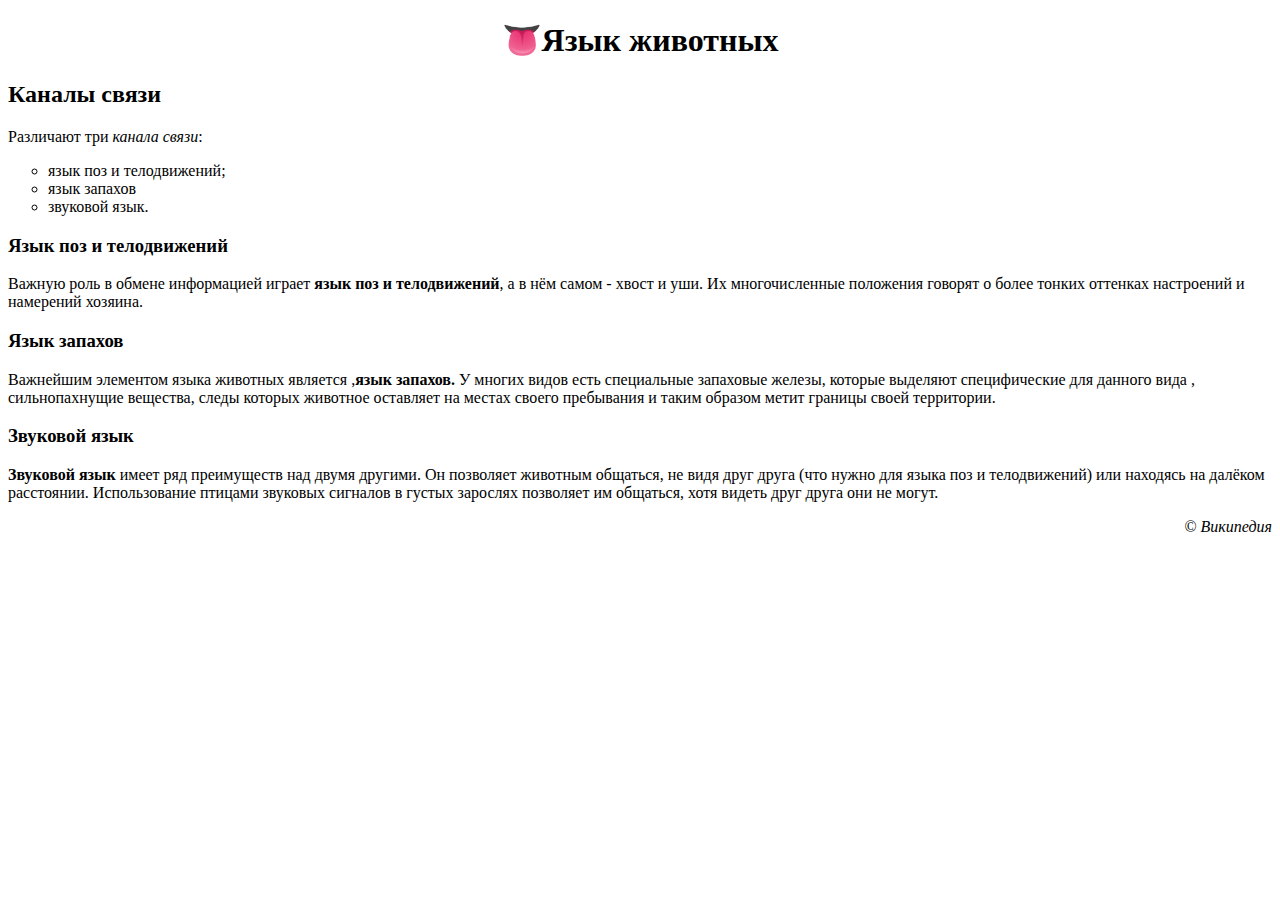
<file: dz2/марчук/index.html>
<!DOCTYPE html>
<html lang="en">
<head>
    <meta charset="UTF-8">
    <meta name="viewport" content="width=device-width, initial-scale=1.0">
    <title>tuz</title>
</head>
<body>
<h1 align="center">👅Язык животных</h1>   
<h2>Каналы связи</h2>
<p>Различают три <em>канала связи</em>:</p>
<ul type="circle">
    <li>язык поз и телодвижений;</li>
    <li>язык запахов</li>
    <li>звуковой язык.</li>
</ul>
<h3>Язык поз и телодвижений</h3>
<p>Важную роль в обмене информацией играет <b>язык поз и телодвижений</b>, а в нём самом - хвост и уши. 
Их многочисленные положения говорят о более тонких оттенках настроений и <br>намерений хозяина.</p>
<h3>Язык запахов</h3>
<p>Важнейшим элементом языка животных является ,<b>язык запахов.</b> У многих видов есть специальные запаховые железы,
     которые выделяют специфические для данного вида ,<br>сильнопахнущие вещества, следы которых животное оставляет 
     на местах своего пребывания и таким образом метит границы своей территории.</p>
<h3>Звуковой язык</h3>
<p><b>Звуковой язык</b> имеет ряд преимуществ над двумя другими. Он позволяет животным общаться, не видя друг друга (что нужно для языка поз и телодвижений)
     или находясь на далёком <br>расстоянии. 
    Использование птицами звуковых сигналов в густых зарослях позволяет им общаться, хотя видеть друг друга они не могут.</p>
    <p align="right"><em>&#169; Википедия</em></p>
</body>
</html>
</file>
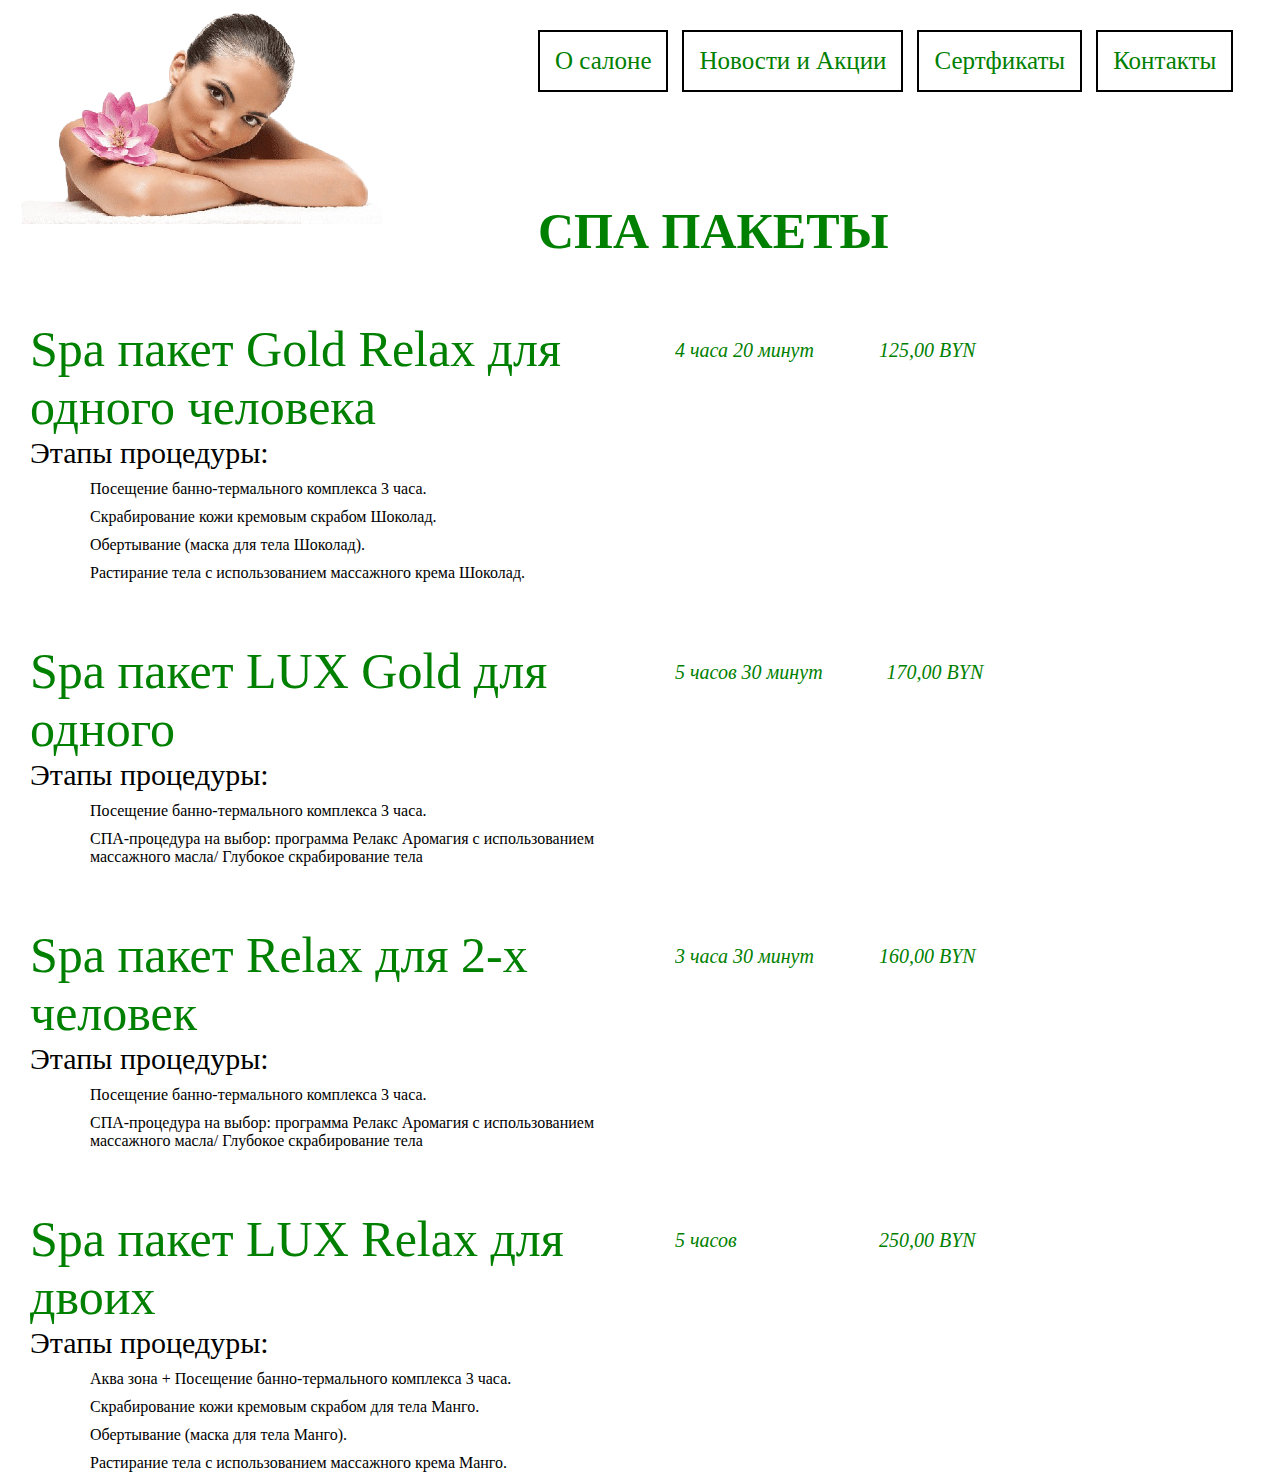
<file: spa.html>
<!DOCTYPE html>
<html lang="en">
<head>
  <meta charset="UTF-8">
  <meta name="viewport" content="width=device-width, initial-scale=1.0">
  <title>Спа пакеты</title>
  <style>
    body, ul, p, h1, h2{
        margin: 0;
        padding: 0;
        border: 0;
        font-size: 100%;
        font: inherit;
        vertical-align: baseline;
    }
    ol, ul {
      list-style: none;
    }
    .img{
      max-width: 564px;
      background: url('images/png-clipart-removebg-preview.png')no-repeat center /cover;
      padding: 0 0 17% 0;
      overflow: hidden;
    }

    .header::before{
      content: '';
      display: block;
      background: url('images/png-clipart-removebg-preview.png') no-repeat center / cover;
      width: 30%;
      padding: 0 0 17% 0;
      float: left;
      margin-right: 150px;
    }
    .header{
      overflow:hidden;
      padding: 10px;
    }
    .header div{
      display: inline-block;
      font-size: 25px;
      border: 2px solid black;
      padding: 15px 15px;
      color: green;
      margin: 20px 10px 0 0px;
      text-align: center;
    }
    .header p{
      font-size: 50px ;
      margin: 110px 0px 0 50px ;
      font-weight: 700;
      text-transform: uppercase;
      color: green;
    }
    .description{
      float: left;
      overflow: hidden;
      width: 50%;
      margin-right: 20px;
    }
    .block-package{
      overflow: hidden;
      clear: both;
      padding: 50px 0px 0px 30px;
    }
    .block-package:hover{
      background-color: rgba(156, 194, 149,0.4);
    }

    .title{
      display: block;
      font-size: 50px;
      color: green;
    }
    .steps{
      display: block;
      font-size: 30px;
      
    }
    ul li{
      margin: 10px 0px 10px 60px;
    }
    .time,.price{
      display: inline-block;
      color: green;
      font-style: italic;
      font-size: 20px;
      line-height: 60px;

    }
    .time{
      min-width: 140px;
      padding-right: 10px;
    }
    .time,.price{
      margin: 0 50px 0 0;
    }

    
    .rt{
      clear: right;
      overflow: hidden;
    }
    @media(max-width:1258px){
      .header p {
        font-size:30px;
      }
      .header div{
        font-size:20px;
      } 
      .header::before{
      display: none;
      }
      .header{
        text-align: center;
      }
    }

    @media(max-width:965px){
      .description{
        float: none;
        width: 100%;
      }
      .header div{
        display: block;
      }
      .header p{
        text-align: center;
        margin: 30px 0;
        font-size: 45px;
      }
      .time,.price{
        background-color: rgb(227, 245, 245);
        font-weight: bold;
        padding: 10px 10px 0 10px ;
        line-height:20px ;
      }
    }

    .header div:hover{
      background-color: rgb(223, 241, 241);
    }


  </style>
</head>
<body>
 
  
  <div class="header">
    <div><a>О салоне</a></div>
    <div><a>Новости и Акции</a></div>
    <div><a>Сертфикаты</a></div>
    <div><a>Контакты</a></div>
    <p>Спа пакеты</p>
</div>

  <div class="block-package">
    <div class="description">
      <p class="title">Spa пакет Gold Relax для одного человека</p>
      <p class="steps">Этапы процедуры:</p>
      <ul>
        <li>Посещение банно-термального комплекса 3 часа.</li>
        <li>Скрабирование кожи кремовым скрабом Шоколад.</li>
        <li>Обертывание (маска для тела Шоколад).</li>
        <li>Растирание тела с использованием массажного крема Шоколад.</li>
      </ul>
    </div>
    <div class="rt">
    <p class="time">4 часа 20 минут</p>
    <p class="price">125,00 BYN</p>
  </div>
  </div>
  </div>
  <div class="block-package">
    <div class="description">
      <p class="title">Spa пакет LUX Gold для одного</p>
      <p class="steps">Этапы процедуры:</p>
      <ul >
        <li>Посещение банно-термального комплекса 3 часа.</li>
        <li>СПА-процедура на выбор: программа Релакс Аромагия с использованием массажного масла/ Глубокое скрабирование тела</li>
      </ul>
    </div><div class="rt">
    <p class="time">5 часов 30 минут</p>
    <p class="price">170,00 BYN</p>
  </div>
  </div>
  <div class="block-package">
    <div class="description">
      <p class="title">Spa пакет Relax для 2-х человек</p>
      <p class="steps">Этапы процедуры:</p>
      <ul>
        <li>Посещение банно-термального комплекса 3 часа.</li>
        <li>СПА-процедура на выбор: программа Релакс Аромагия с использованием массажного масла/ Глубокое скрабирование тела</li>
      </ul>
      </div>
      <div class="rt">
    <p class="time">3 часа 30 минут</p>
    <p class="price">160,00 BYN</p>
  </div>
  </div>
  <div class="block-package">
    <div class="description">
      <p class="title">Spa пакет LUX Relax для двоих</p>
      <p class="steps">Этапы процедуры:</p>
      <ul>
        <li>Аква зона + Посещение банно-термального комплекса 3 часа.</li>
        <li>Скрабирование кожи кремовым скрабом для тела Манго.</li>
        <li>Обертывание (маска для тела Манго).</li>
        <li>Растирание тела с использованием массажного крема Манго.</li>
      </ul>
    </div>
    <div class="rt">
    <p class="time">5 часов</p>
    <p class="price">250,00 BYN</p>
    </div>
  </div>
</body>
</html>
</file>
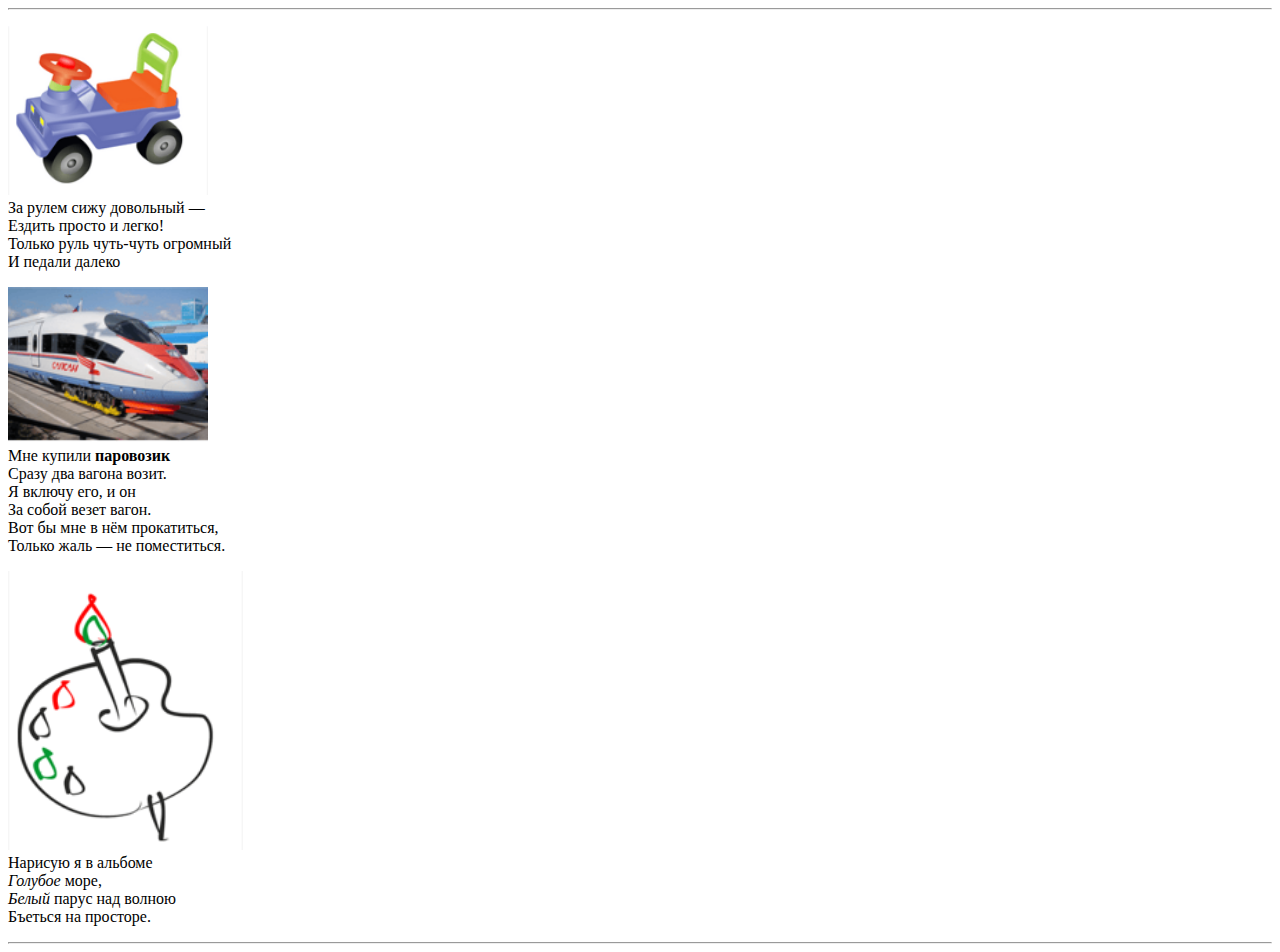
<file: dz2/childbook.html>
<!DOCTYPE html>
<html lang="en">
<head>
    <meta charset="UTF-8">
    <meta name="viewport" content="width=device-width, initial-scale=1.0">
    <title>Dz2</title>
</head>
<body>
    <hr>
    <!-- формат gif был выбран так как у картинки мало цветов -->
<p><img src="imag/машинка.png"width="200"><br>
    За рулем сижу довольный &mdash;<br>
    Ездить просто и легко!<br>
    Только руль чуть-чуть огромный<br>
    И педали далеко<br>
</p>
<!-- формат png был выбран так как картинка в маленьком размере и все сглаживаеться поэтому чтобы сделать оптимизацию
и сохранить качество был выбран этот формат -->
<p><img src="imag/поезд.png"width="200"><br>
    Мне купили <b>паровозик</b><br>
    Сразу два вагона возит.<br>
    Я включу его, и он <br>
    За собой везет вагон.<br>
    Вот бы мне в нём прокатиться,<br>
    Только жаль &mdash; не поместиться.<br>
</p>
<!-- этот формат я выбрал так как предположил что если я сожму jpeg в q-10 то это позволит мне уменьшить изображения 
до 4kb, и так как у него всего 3 цвета и размер окна маленький погрешностей на таком размере 
 не видно и оптимизация супер + качество сохранилось (+-) -->
<p><img src="imag/палитра.gif"width="235"><br>
    Нарисую я в альбоме<br>
    <em>Голубое</em> море,<br>
    <em>Белый</em> парус над волною<br>
    Бъеться на просторе.<br>
</p>
<hr>
<!-- для задания png был выбран по моему мнению самый оптимальный который и качество цветов потянет с переходами и сделает оптимизацию 
но с палитрой не согласен тут gif будет достаточно. -->
<!-- от себя я подбираю форматы на глаз стараясь всегда сохранить качество при этом ужать максимально изображения 
в основном это jpeg\ если например фото чего либо, прибегаю к фотошопу убирая цвета, глазу это не заметно и фото
на сайте смотриться норм при этом с 5 mb на сайт грузиься 70-100kb (не знаю на сколько это правильно) -->
</body>
</html>
</file>
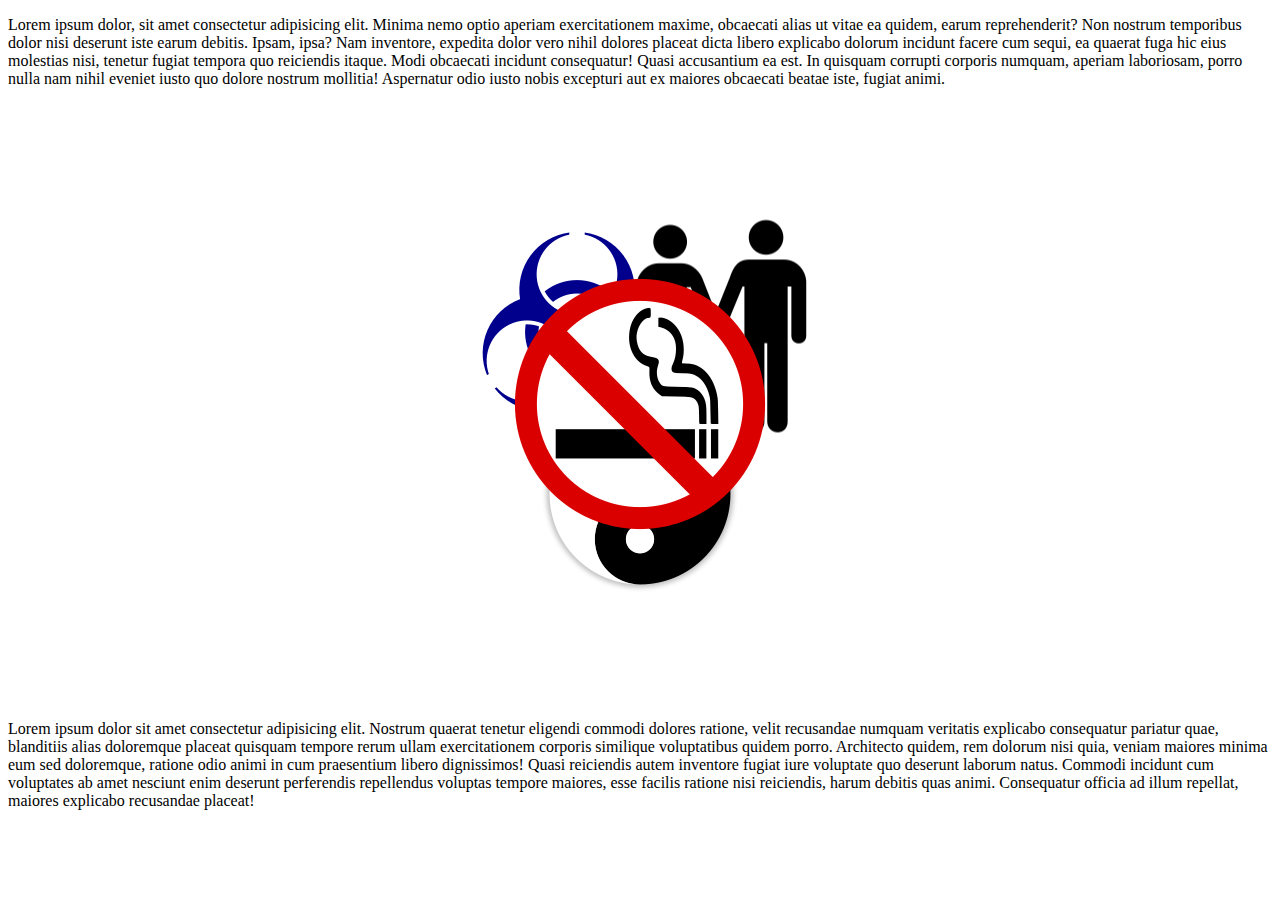
<file: dz8/dz8.html>
<!DOCTYPE html>
<html lang="en">
<head>
    <meta charset="UTF-8">
    <meta name="viewport" content="width=device-width, initial-scale=1.0">
    <title>Document</title>
</head>
<style>
    .position{
        min-height: 600px;
        position: relative;
        z-index: 10;
    }
    .position img{
        position: absolute;
        top: 50%;
        left: 50%;
        transform: translate(-50% ,-50%);
    }
    .position img:nth-child(1){
        left: 45%;
        top: 38%;

    }
    .position img:nth-child(2){
        left: 56%;
        top: 37%;

    }
    .position img:nth-child(3){
        left: 50%;
        top: 50%;
        z-index: 7;

    }
    .position img:nth-child(4){
        left: 50%;
        top: 65%;

    }
    .position img:hover{
        z-index: 10;
    }
  
</style>
<body>
    <p>Lorem ipsum dolor, sit amet consectetur adipisicing elit. Minima nemo optio aperiam exercitationem maxime, obcaecati alias ut vitae ea quidem, earum reprehenderit? Non nostrum temporibus dolor nisi deserunt iste earum debitis. Ipsam, ipsa? Nam inventore, expedita dolor vero nihil dolores placeat dicta libero explicabo dolorum incidunt facere cum sequi, ea quaerat fuga hic eius molestias nisi, tenetur fugiat tempora quo reiciendis itaque. Modi obcaecati incidunt consequatur! Quasi accusantium ea est. In quisquam corrupti corporis numquam, aperiam laboriosam, porro nulla nam nihil eveniet iusto quo dolore nostrum mollitia! Aspernatur odio iusto nobis excepturi aut ex maiores obcaecati beatae iste, fugiat animi.</p>
    <div class="position">
        <img src="imag/biohazard.png">
        <img src="imag/Man-and-woman.png">
        <img src="imag/No_smoking.png">
        <img src="imag/Yin_and_Yang.png">
    </div>
    <p>Lorem ipsum dolor sit amet consectetur adipisicing elit. Nostrum quaerat tenetur eligendi commodi dolores ratione, velit recusandae numquam veritatis explicabo consequatur pariatur quae, blanditiis alias doloremque placeat quisquam tempore rerum ullam exercitationem corporis similique voluptatibus quidem porro. Architecto quidem, rem dolorum nisi quia, veniam maiores minima eum sed doloremque, ratione odio animi in cum praesentium libero dignissimos! Quasi reiciendis autem inventore fugiat iure voluptate quo deserunt laborum natus. Commodi incidunt cum voluptates ab amet nesciunt enim deserunt perferendis repellendus voluptas tempore maiores, esse facilis ratione nisi reiciendis, harum debitis quas animi. Consequatur officia ad illum repellat, maiores explicabo recusandae placeat!</p>

</body>
</html>
</file>
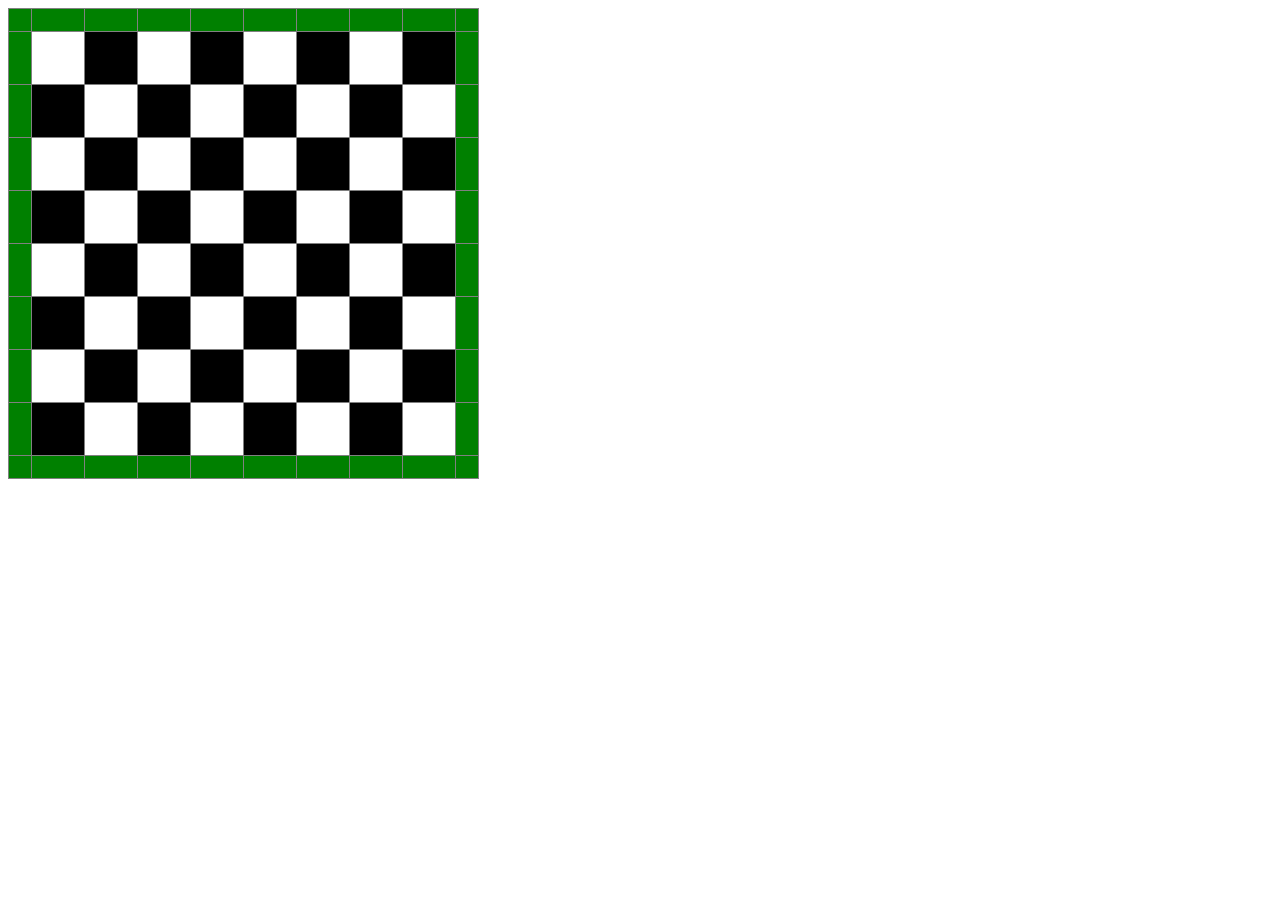
<file: марчук2/dz.html>
<!DOCTYPE html>
<html><head><meta http-equiv="content-type" content="text/html; charset=utf-8" /><title>*** unnamed text ***</title></head><body>
<style>

  table.CHESS
  {
    border-collapse: collapse;
  }

  table.CHESS td
  {
    width: 50px;
    height: 50px;
    border: solid gray 1px;
  }
table tr:nth-child(odd) td:nth-child(even){
    background-color: black;
}
table tr:nth-child(even) td:nth-child(odd){
    background-color: black;
}
table tr:last-child td{
    background-color: green !important; 
    width: 20px;
    height: 20px; 
}
table td:last-child{
    background-color: green !important;
    width: 20px;
    height: 20px; 

}
table td:first-child{
    background-color: green !important;
    width: 20px;
    height: 20px; 
}
table tr:first-child td{
    background-color: green !important;
    width: 20px;
    height: 20px; 
}


</style>

<table class='CHESS'>
<tr>
  <td></td><td></td><td></td><td></td><td></td><td></td><td></td><td></td><td></td><td></td>
</tr>
<tr>
  <td></td><td></td><td></td><td></td><td></td><td></td><td></td><td></td><td></td><td></td>
</tr>
<tr>
  <td></td><td></td><td></td><td></td><td></td><td></td><td></td><td></td><td></td><td></td>
</tr>
<tr>
  <td></td><td></td><td></td><td></td><td></td><td></td><td></td><td></td><td></td><td></td>
</tr>
<tr>
  <td></td><td></td><td></td><td></td><td></td><td></td><td></td><td></td><td></td><td></td>
</tr>
<tr>
  <td></td><td></td><td></td><td></td><td></td><td></td><td></td><td></td><td></td><td></td>
</tr>
<tr>
  <td></td><td></td><td></td><td></td><td></td><td></td><td></td><td></td><td></td><td></td>
</tr>
<tr>
  <td></td><td></td><td></td><td></td><td></td><td></td><td></td><td></td><td></td><td></td>
</tr>
<tr>
  <td></td><td></td><td></td><td></td><td></td><td></td><td></td><td></td><td></td><td></td>
</tr>
<tr>
  <td></td><td></td><td></td><td></td><td></td><td></td><td></td><td></td><td></td><td></td>
</tr>
</table>

</body></html>
</file>
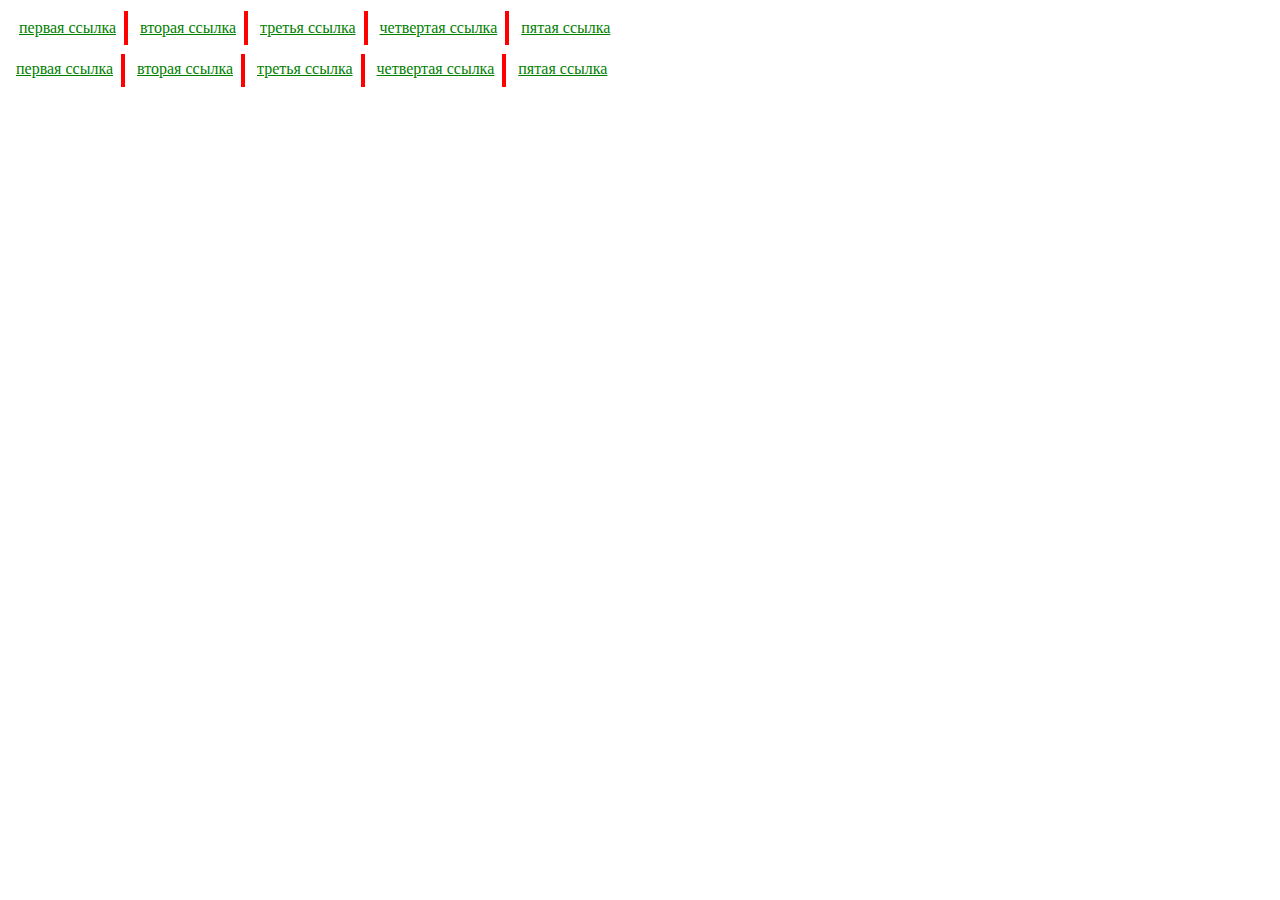
<file: марчук2/dz2222.html>
<!DOCTYPE html>
<html lang="en">

<head>
    <meta charset="UTF-8">
    <meta name="viewport" content="width=device-width, initial-scale=1.0">
    <title>Document</title>
</head>

<body>
    <style>
        .first table a {
            color: green;
            border-right: solid red 4px;
            padding: 8px;
            margin-bottom: 6px;
            display: block;
        }

        td:last-child a {
            border: none
        }

        .first table td a:hover {
            color: red;
        }
        .second span a{
            color: green;
            padding: 8px;
        }
        .second span::after{
            content:''; 
            display: inline-block;
            width: 4px;
            height: 33px;
            background-color: red;
            vertical-align: middle;
        }
        .second span:last-child::after{
            display: none;
        }
        
    </style>
    <div class="first">
        <table>
            <tr>
                <td><a href="">первая ссылка</a></td>
                <td><a href="">вторая ссылка</a></td>
                <td><a href="">третья ссылка</a></td>
                <td><a href="">четвертая ссылка</a></td>
                <td><a href="">пятая ссылка</a></td>
            </tr>
        </table>
        <!-- первый способ таблицы -->
        <div class="second">
         <span><a href="">первая ссылка</a></span>
         <span><a href="">вторая ссылка</a></span>
         <span><a href="">третья ссылка</a></span>
         <span><a href="">четвертая ссылка</a></span>
         <span><a href="">пятая ссылка</a></span>
        </div>
        <!-- второй способ -->
         
</body>

</html>
</file>
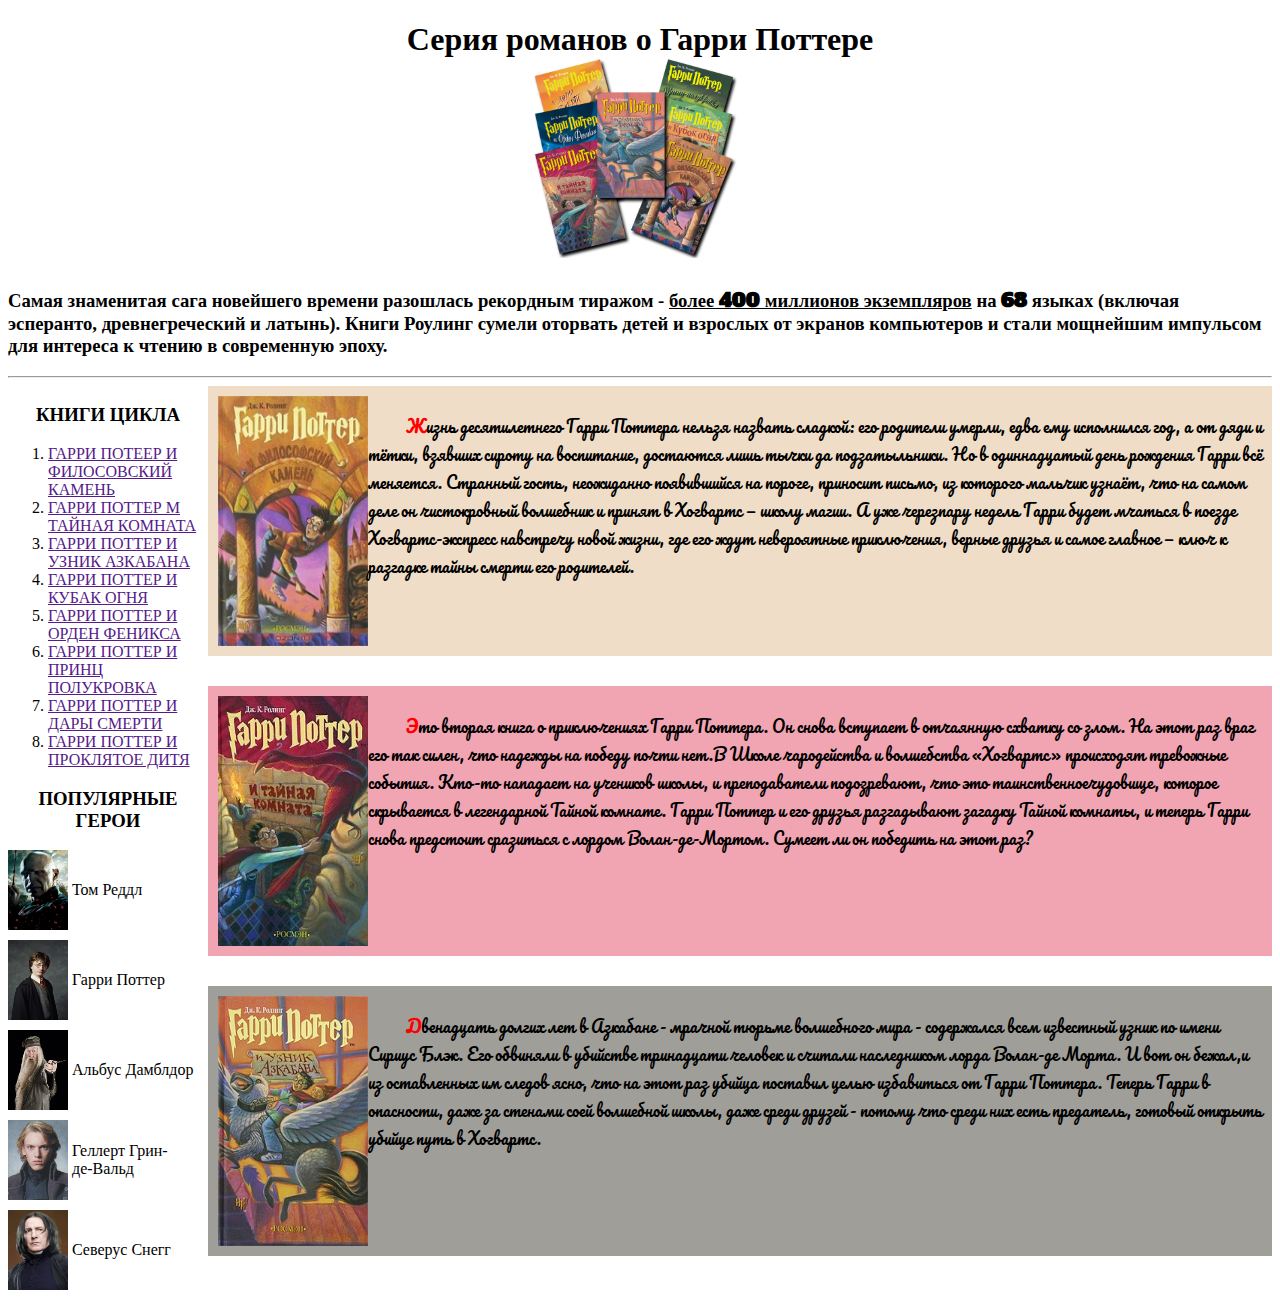
<file: марчук2/poter.html>
<!DOCTYPE html>
<html lang="en">

<head>
    <meta charset="UTF-8">
    <meta name="viewport" content="width=device-width, initial-scale=1.0">
    <title>potter</title>
    <link rel="icon" href="imag/favicon.png" type="image/png">
    <link rel="preconnect" href="https://fonts.googleapis.com">
    <link rel="preconnect" href="https://fonts.gstatic.com" crossorigin>
    <link href="https://fonts.googleapis.com/css2?family=Pacifico&family=Playwrite+BE+VLG:wght@100..400&display=swap"
        rel="stylesheet">
    <link rel="preconnect" href="https://fonts.googleapis.com">
    <link rel="preconnect" href="https://fonts.gstatic.com" crossorigin>
    <link href="https://fonts.googleapis.com/css2?family=Alfa+Slab+One&display=swap" rel="stylesheet">


</head>

<body>
    <style>
        .lf div span{
vertical-align: middle;
display: inline-block;
        }
        .body div img {
            float: left;
        }

        .body div {
            overflow: hidden;
            margin-bottom: 30px;
        }
        .lf{
            width: 200px;
            float: left;
        }
        .rt{
            margin-left: 200px;
        }
    </style>
    <h1 style="text-align: center; font-family: cursive;">Серия романов о Гарри Поттере<br><img
            src="imag/potter-all.jpg" width="270px" height="200px"></h1>
    <h3 style="font-family: cursive;">Самая знаменитая сага новейшего времени разошлась рекордным тиражом - <span
            style="text-decoration: underline">более <span style="font-family: 'Alfa Slab One', serif;">400</span>
            миллионов экземпляров</span> на <span style="font-family: 'Alfa Slab One', serif;">68</span> языках (включая
        эсперанто, древнегреческий и латынь). Книги Роулинг сумели оторвать детей и
        взрослых от экранов компьютеров и стали мощнейшим импульсом для интереса к чтению в современную эпоху.</h3>
    <hr>
    <!-- <p>
        <a href="#qwe"><span style="text-transform: uppercase;">Читать первую книгу</span></a><br>
        <a href="#zxc"><span style="text-transform: uppercase;">Читать вторую книгу</span></a><br>
        <a href="#asd"><span style="text-transform: uppercase;">Читать третью книгу</span></a>
    </p>
    <div style="font-family: 'Pacifico', cursive;">
        <p style="text-indent: 1cm"><a name="qwe"><span style="clior: RED; font-weight: blid">Ж</span>изнь десятилетнего
                Гарри Поттера нельзя назвать сладкой: его родители умерли, едва ему исполнился год, а от дяди и тётки,
                взявших сироту на воспитание, достаются лишь тычки да подзатыльники. Но в одиннадцатый день рождения
                Гарри всё меняется. Странный гость, неожиданно появившийся на пороге, приносит письмо, из которого
                мальчик узнаёт, что на самом деле он чистокровный волшебник и принят в Хогвартс — школу магии. А уже
                черезпару недель Гарри будет мчаться в поезде Хогвартс-экспресс навстречу новой жизни,
                где его ждут невероятные приключения, верные друзья и самое главное — ключ к разгадке тайны смерти его
                родителей.</a></p>
        <img src="imag/potter -1.jpg" width="200px" height="300px">
        <p style="text-indent: 1cm"><a name="zxc"><span style="clior: RED; font-weight: blid">Э</span>то вторая книга о
                приключениях Гарри Поттера. Он снова вступает в отчаянную схватку со злом. На этот раз враг его так
                силен, что надежды на победу почти нет.В Школе чародейства и волшебства «Хогвартс» происходят тревожные
                события. Кто-то нападает на учеников школы, и преподаватели подозревают, что это таинственноечудовище,
                которое скрывается в легендарной Тайной комнате. Гарри Поттер
                и его друзья разгадывают загадку Тайной комнаты, и теперь Гарри снова предстоит сразиться с лордом
                Волан-де-Мортом. Сумеет ли он победить на этот раз?</a></p>
        <img src="imag/potter -2.jpg" width="200px" height="300px">
        <p style="text-indent: 1cm"><a name="asd"><span style="clior: RED; font-weight: blid">Д</span>венадцать долгих
                лет в Азкабане - мрачной тюрьме волшебного мира - содержался всем известный узник по имени Сириус Блэк.
                Его обвиняли в убийстве тринадцати человек и считали наследником лорда Волан-де Морта. И вот он бежал,и
                из оставленных им следов ясно, что на этот раз убийца поставил целью избавиться от Гарри Поттера.
                Теперь Гарри в опасности, даже за стенами соей волшебной школы, даже среди друзей - потому что среди них
                есть предатель, готовый открыть убийце путь в Хогвартс.</a></p>
        <img src="imag/potter -3.jpg" width="200px" height="300px">
    </div> -->
    <div class="lf">
            <h3 style="text-align: center;">КНИГИ ЦИКЛА</h3>
            <ol style="text-transform: uppercase;">
                <li><a href="">Гарри потеер и филосовский камень</a></li>
                <li><a href="">Гарри поттер м тайная комната</a></li>
                <li><a href="">Гарри поттер и узник азкабана</a></li>
                <li><a href="">Гарри поттер и кубак огня</a></li>
                <li><a href="">Гарри поттер и орден феникса</a></li>
                <li><a href="">Гарри поттер и принц полукровка</a></li>
                <li><a href="">Гарри поттер и дары смерти</a></li>
                <li><a href="">Гарри поттер и проклятое дитя</a></li>
            </ol>
            <h3 style="text-align: center;">ПОПУЛЯРНЫЕ ГЕРОИ</h3>
            <div style="margin-bottom: 10px;">
                <img src="images/Lord_Voldemort.webp" width="60px" height="80px" style="vertical-align: middle;">
                <span>Том Реддл</span>
            </div>
            <div style="margin-bottom: 10px;">
                <img src="images/Potter-photo.jpg" width="60px" height="80px" style="vertical-align: middle;">
                <span>Гарри Поттер
                </span>
            </div>
            <div style="margin-bottom: 10px;">
                <img src="images/Dambldor.jpg" width="60px" height="80px" style="vertical-align: middle;">
                <span>Альбус Дамблдор</span>
            </div>
            <div style="margin-bottom: 10px;">
                <img src="images/Grin-de-Vald.webp" width="60px" height="80px" style="vertical-align: middle;">
                <span>Геллерт Грин-<br>де-Вальд</span>
            </div>
            <div style="margin-bottom: 10px;">
                <img src="images/severus-snegg.jpg" width="60px" height="80px" style="vertical-align: middle;">
                <span>Северус Снегг</span>
            </div>
    </div>
    <div class="rt">
        <div style="font-family: 'Pacifico', cursive;">
            <div class="body">
                <div style="background-color: #EFDDC7; padding: 10px;" class="">
                    <img src="imag/potter -1.jpg" width="150px" height="250px">
                    <p style="text-indent: 1cm"><span style="color: red; font-weight: bold">Ж</span>изнь
                        десятилетнего
                        Гарри Поттера нельзя назвать сладкой: его родители умерли, едва ему исполнился год, а от
                        дяди и
                        тётки,
                        взявших сироту на воспитание, достаются лишь тычки да подзатыльники. Но в одиннадцатый день
                        рождения
                        Гарри всё меняется. Странный гость, неожиданно появившийся на пороге, приносит письмо, из
                        которого
                        мальчик узнаёт, что на самом деле он чистокровный волшебник и принят в Хогвартс — школу
                        магии. А
                        уже
                        черезпару недель Гарри будет мчаться в поезде Хогвартс-экспресс навстречу новой жизни,
                        где его ждут невероятные приключения, верные друзья и самое главное — ключ к разгадке тайны
                        смерти его
                        родителей.</p>

                </div>
                <div style="background-color: #F1A4B2; padding: 10px;" class="">
                    <img src="imag/potter -2.jpg" width="150px" height="250px">
                    <p style="text-indent: 1cm"><span style="color: red; font-weight: bold">Э</span>то
                        вторая
                        книга о
                        приключениях Гарри Поттера. Он снова вступает в отчаянную схватку со злом. На этот раз враг
                        его
                        так
                        силен, что надежды на победу почти нет.В Школе чародейства и волшебства «Хогвартс»
                        происходят
                        тревожные
                        события. Кто-то нападает на учеников школы, и преподаватели подозревают, что это
                        таинственноечудовище,
                        которое скрывается в легендарной Тайной комнате. Гарри Поттер
                        и его друзья разгадывают загадку Тайной комнаты, и теперь Гарри снова предстоит сразиться с
                        лордом
                        Волан-де-Мортом. Сумеет ли он победить на этот раз?</p>
                </div>
                <div style="background-color: #9F9E99; padding: 10px;" class="">
                    <img src="imag/potter -3.jpg" width="150px" height="250px">
                    <p style="text-indent: 1cm"><span style="color: red; font-weight: bold">Д</span>венадцать
                        долгих
                        лет в Азкабане - мрачной тюрьме волшебного мира - содержался всем известный узник по имени
                        Сириус Блэк.
                        Его обвиняли в убийстве тринадцати человек и считали наследником лорда Волан-де Морта. И вот
                        он
                        бежал,и
                        из оставленных им следов ясно, что на этот раз убийца поставил целью избавиться от Гарри
                        Поттера.
                        Теперь Гарри в опасности, даже за стенами соей волшебной школы, даже среди друзей - потому
                        что
                        среди них
                        есть предатель, готовый открыть убийце путь в Хогвартс.</p>
                </div>
            </div>
        </div>
    </div>


</body>

</html>
</file>
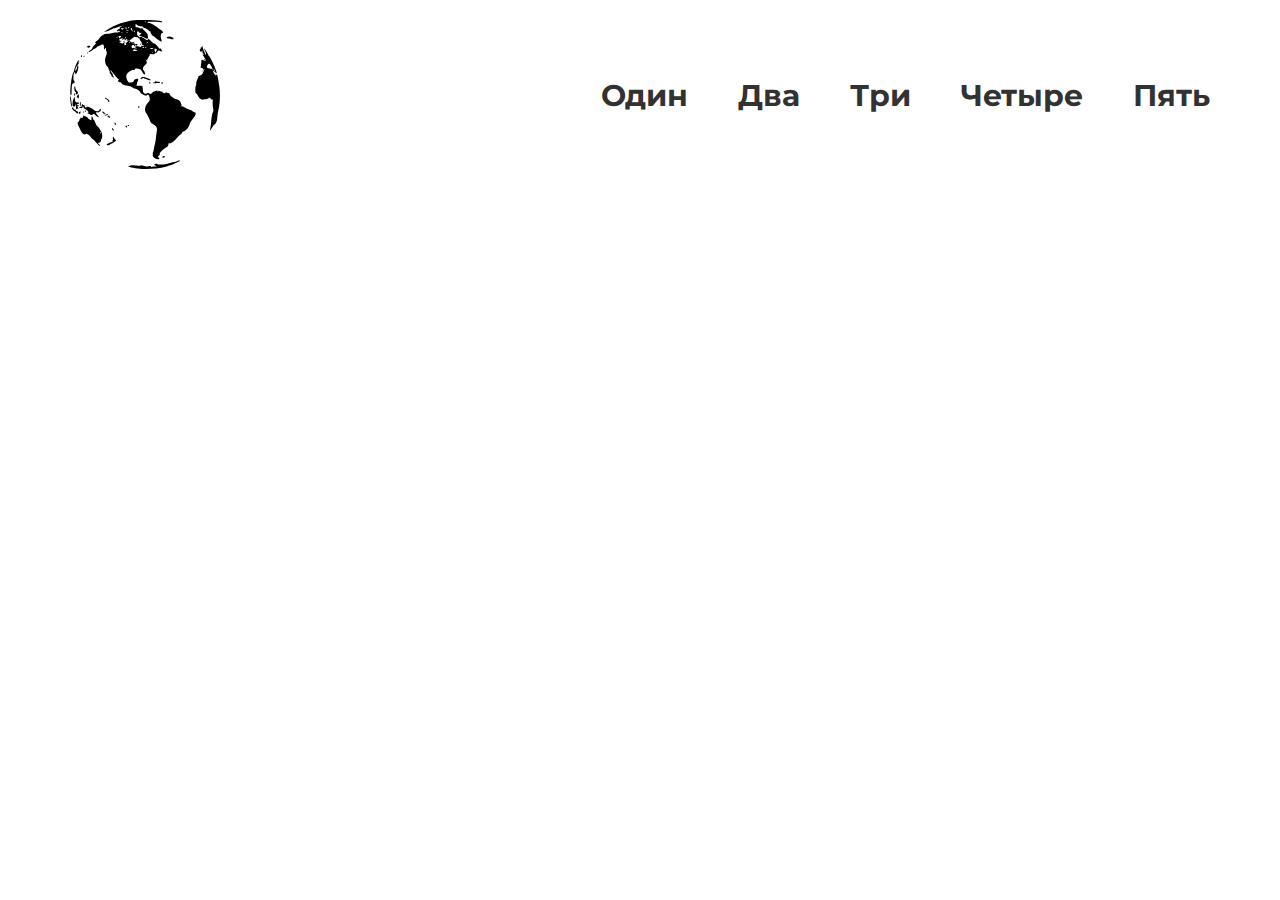
<file: сайт курсы/five.html>
<!DOCTYPE html>
<html lang="en">

<head>
    <meta charset="UTF-8">
    <meta name="viewport" content="width=device-width, initial-scale=1.0">
    <title>dip</title>
    <link rel="preconnect" href="https://fonts.googleapis.com">
    <link rel="preconnect" href="https://fonts.gstatic.com" crossorigin>
    <link
        href="https://fonts.googleapis.com/css2?family=Alfa+Slab+One&family=Montserrat:ital,wght@0,100..900;1,100..900&display=swap"
        rel="stylesheet">
    <link rel="stylesheet" href="css/reset.css">
    <link rel="stylesheet" href="css/style.css">
</head>

<body>
    <div class="wrap montserrat">
        <header>
            <div class="container">
                <div class="header-maine">
                    <div class="header-log">
                        <a href="tuz.html"><img src="images/296471.svg"></a>
                    </div>
                    <div class="header-nav">
                        <ul>
                            <li><a href="one.html">Один</a></li>
                            <li><a href="two.html">Два</a></li>
                            <li><a href="three.html">Три</a></li>
                            <li><a href="four.html">Четыре</a></li>
                            <li><a href="five.html">Пять</a></li>
                        </ul>
                    </div>
                </div>
            </div>
        </header>
    </div>
</div>
<script src="js/script.js"></script>
</body>

</html>
</file>
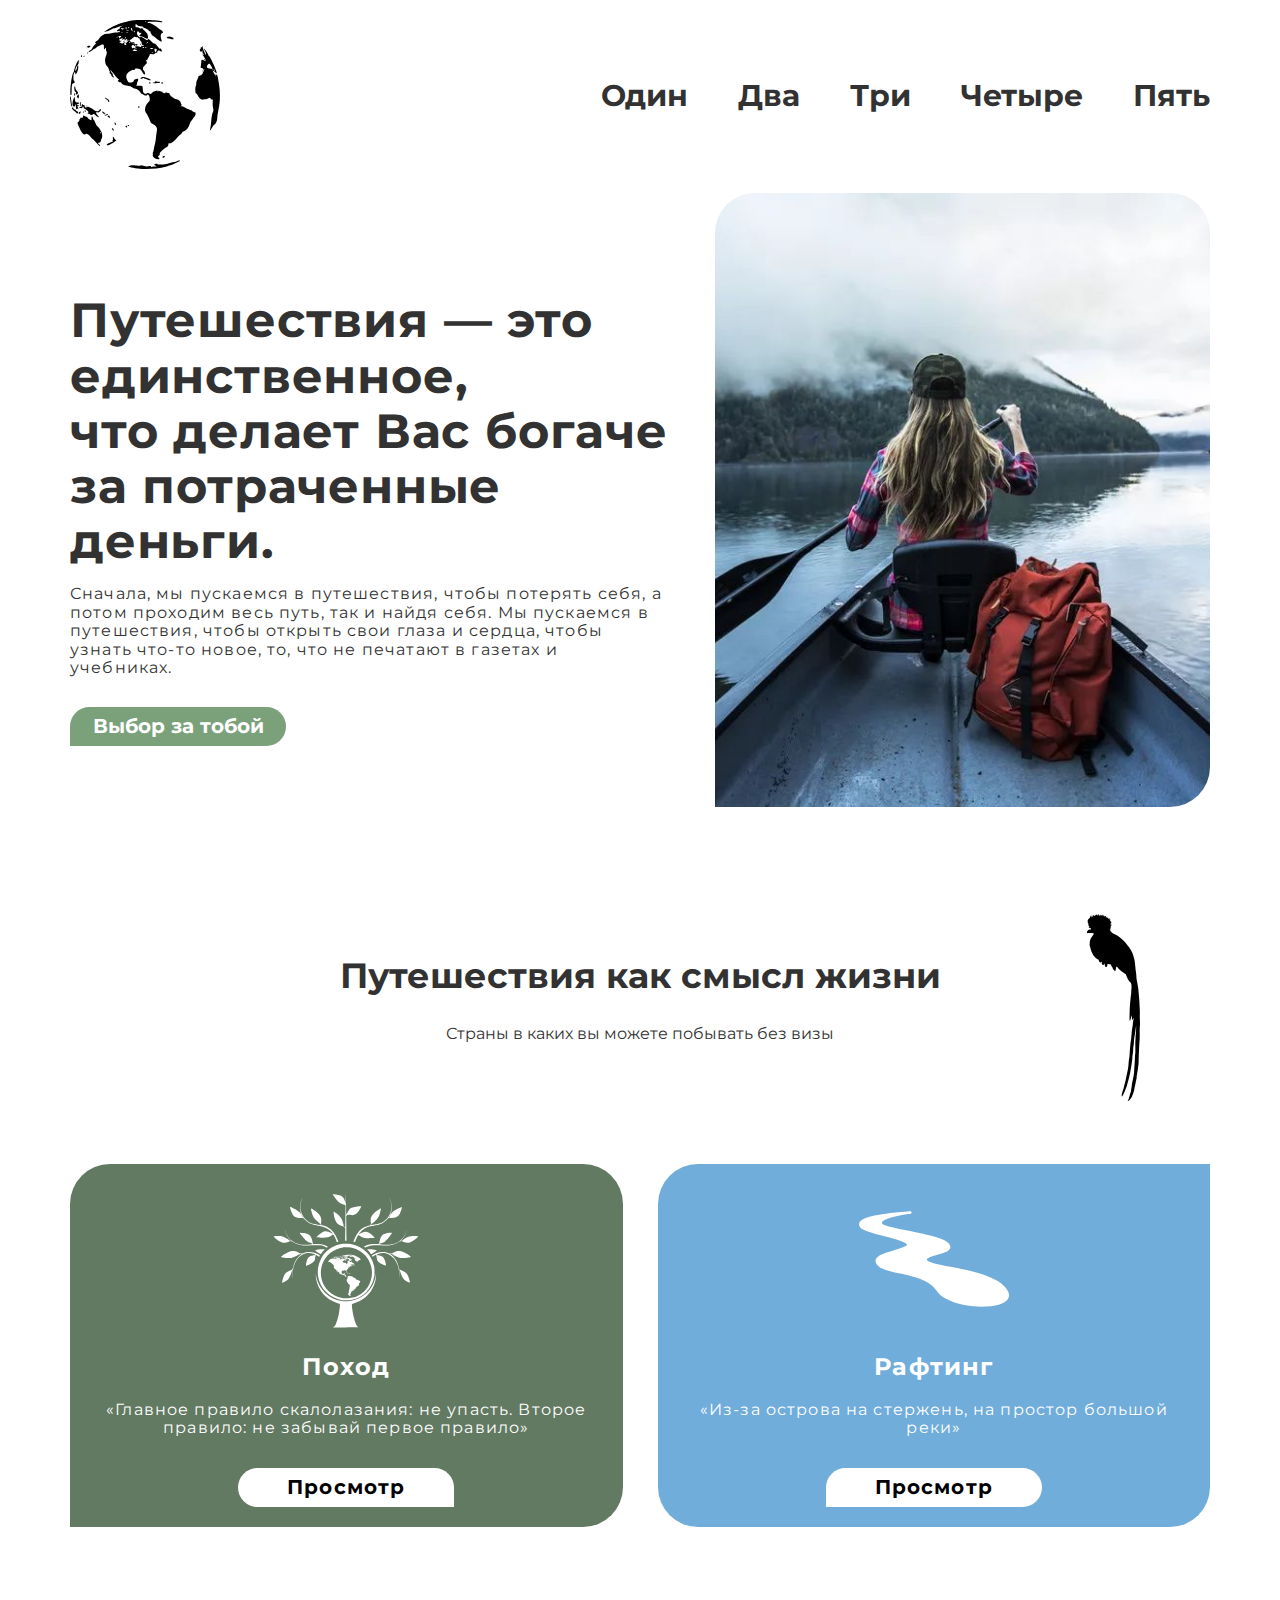
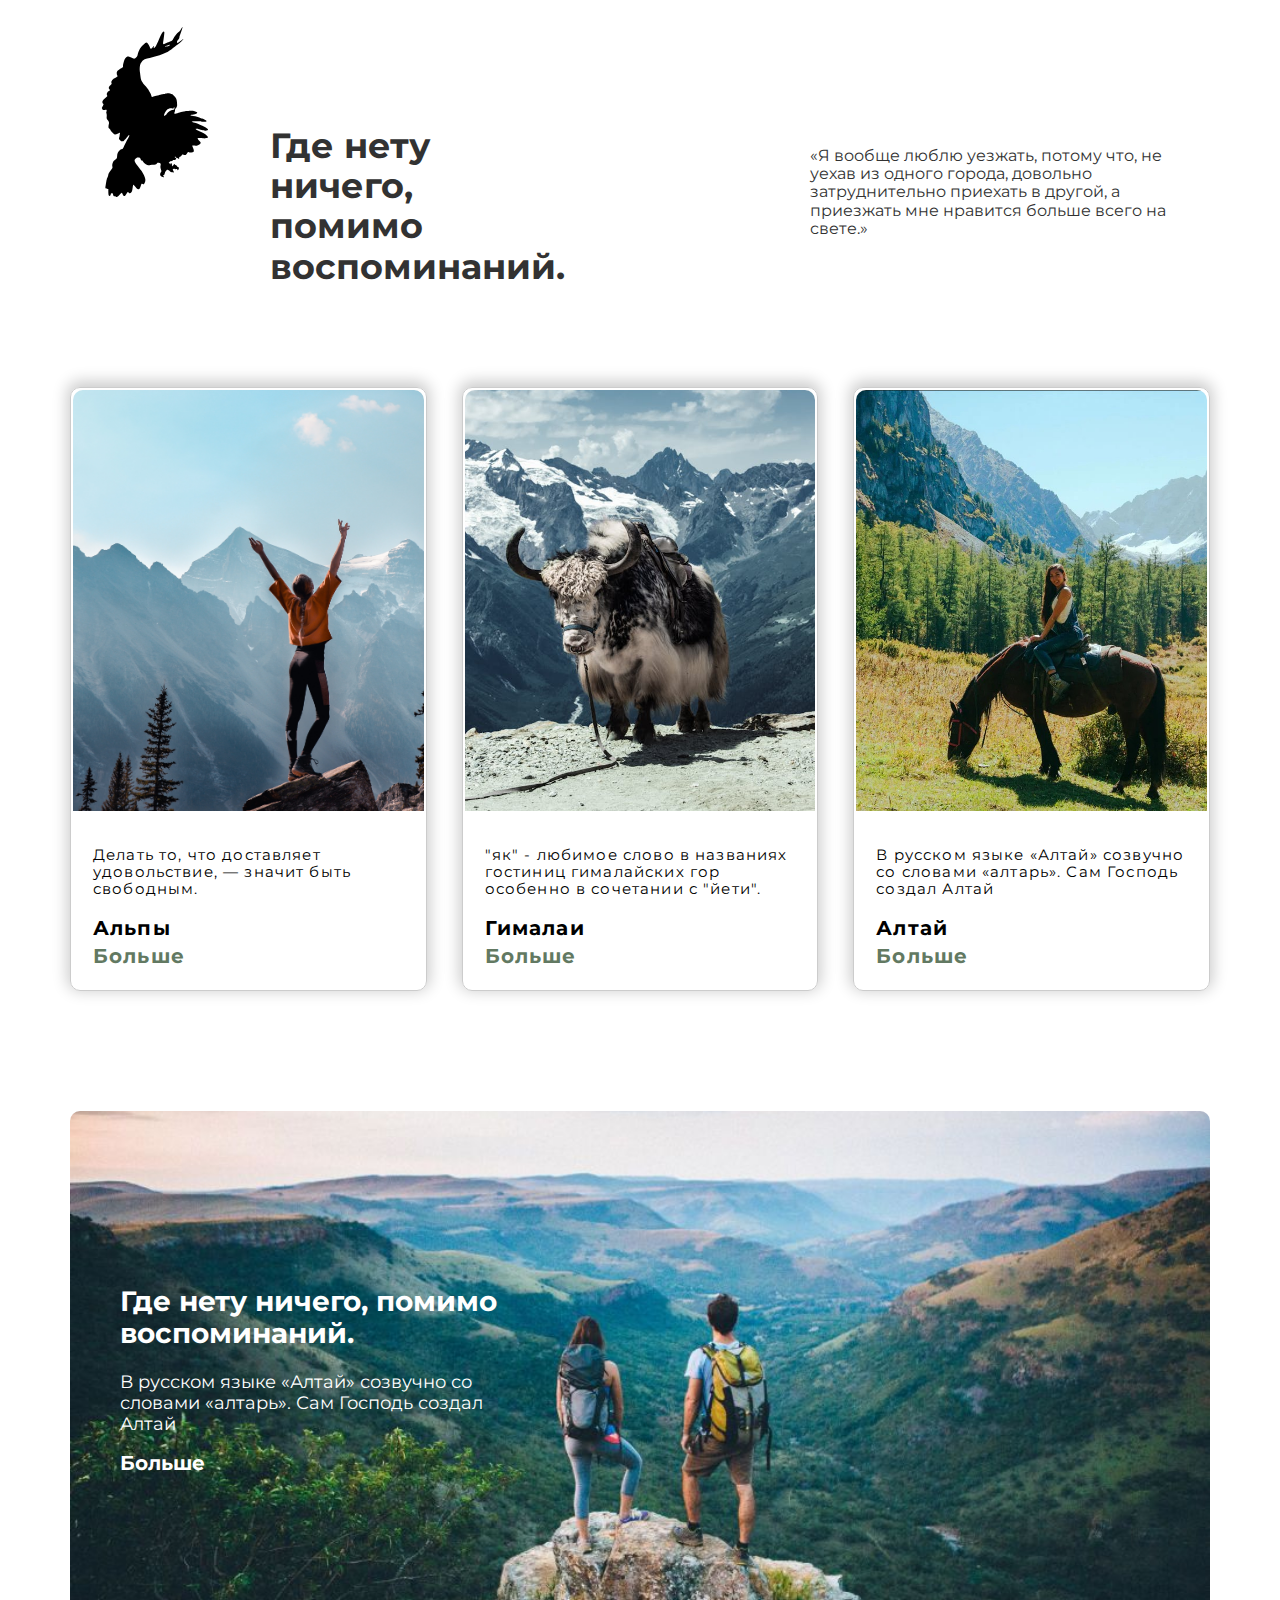
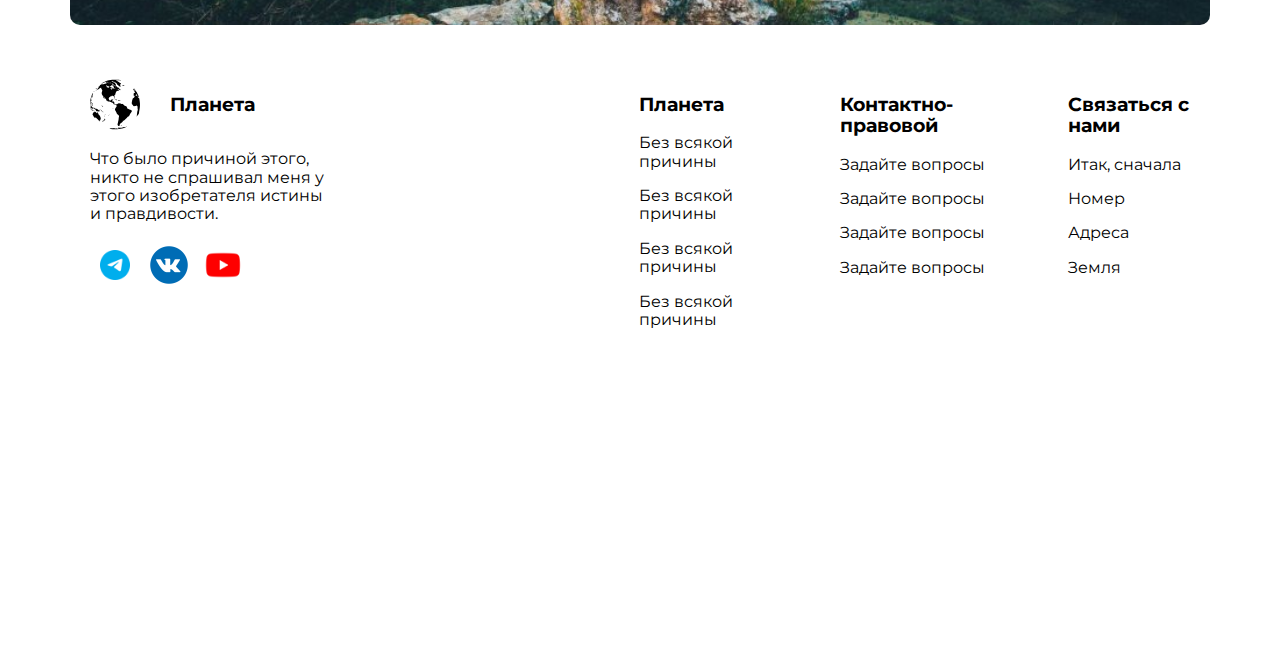
<file: сайт курсы/tuz.html>
<!DOCTYPE html>
<html lang="en">

<head>
    <meta charset="UTF-8">
    <meta name="viewport" content="width=device-width, initial-scale=1.0">
    <title>dip</title>
    <link rel="preconnect" href="https://fonts.googleapis.com">
    <link rel="preconnect" href="https://fonts.gstatic.com" crossorigin>
    <link
        href="https://fonts.googleapis.com/css2?family=Alfa+Slab+One&family=Montserrat:ital,wght@0,100..900;1,100..900&display=swap"
        rel="stylesheet">
    <link rel="stylesheet" href="css/reset.css">
    <link rel="stylesheet" href="css/style.css">
</head>

<body>
    <div class="wrap montserrat">
        <header>
            <div class="container">
                <div class="header-maine">
                    <div class="header-log">
                        <img src="images/296471.svg">
                    </div>
                    <div class="header-nav">
                        <ul>
                            <li><a href="one.html">Один</a></li>
                            <li><a href="two.html">Два</a></li>
                            <li><a href="three.html">Три</a></li>
                            <li><a href="four.html">Четыре</a></li>
                            <li><a href="five.html">Пять</a></li>
                        </ul>
                    </div>
                </div>
            </div>
        </header>
        <div class="main">
            <div class="container">
                <div class="main-ferst">
                    <div class="main-ferst__left">
                        <h1 class="main-ferst__h1">Путешествия — это единственное,<br> что делает Вас богаче<br> за
                            потраченные деньги.</h1>
                        <p class="main-ferst__txt">Сначала, мы пускаемся в путешествия, чтобы потерять себя, а потом
                            проходим весь путь, так и найдя себя. Мы пускаемся в путешествия, чтобы открыть свои глаза и
                            сердца, чтобы узнать что-то новое, то, что не печатают в газетах и учебниках.</p>
                        <a class="main-ferst__btn" href="#">
                            <span>Выбор за тобой</span>
                        </a>
                    </div>
                    <div class="main-right">
                        <div class="main-right__img">
                            <img src="images/main-bg.jpg">
                        </div>
                    </div>
                </div>
            </div>
        </div>
        <div class="razdel">
            <div class="container">
                <div class="bird">
                    <img src="images/1088589.svg">
                </div>
            </div>
        </div>
        <div class="main-two">
            <div class="container">
                <h2 class="main__h2">Путешествия как смысл жизни</h2>
                <p class="main__p">Страны в каких вы можете побывать без визы</p>
                <div class="main__body">
                    <div class="main__body_left">
                        <div class="main_body__img">
                            <img src="images/990861.svg">
                        </div>
                        <h2>Поход</h2>
                        <p>«Главное правило скалолазания: не упасть. Второе правило: не забывай первое правило»
                        </p>
                        <div class="main__body__btn">
                            <a href="#">Просмотр</a>
                        </div>
                    </div>
                    <div class="main__body_right">
                        <div class="main_body__img">
                            <img src="images/908813.svg">
                        </div>
                        <h2>Рафтинг</h2>
                        <p>«Из-за острова на стержень, на простор большой реки»
                        </p>
                        <div class="main__body__btn">
                            <a href="#">Просмотр</a>
                        </div>
                    </div>
                </div>
            </div>

        </div>
        <div class="razdel-two">
            <div class="container">
                <div class="bird_two">
                    <img src="images/37087.svg">
                </div>
            </div>
        </div>
        <div class="main-three">
            <div class="container">
                <div class="main-three__top">
                    <div class="main-three__left">
                        <h2 class="main-three__h2">Где нету ничего, помимо воспоминаний. </h2>
                    </div>
                    <div class="main-three__right">
                        <p class="main-three__p">«Я вообще люблю уезжать, потому что, не уехав из одного города,
                            довольно затруднительно приехать в другой,
                            а приезжать мне нравится больше всего на свете.»</p>
                    </div>
                </div>
                <div class="main-three__bottom">
                    <div class="main-three__column">
                        <div class="main-three__img">
                            <img src="images/alpa.jpeg">
                        </div>
                        <div class="main-three__bottom-bot">
                        <p class="main-three__bottom__p">Делать то, что доставляет удовольствие, — значит быть свободным.</p>
                        <h3 class="main-three__bottom__h3">Альпы</h3>
                        <div class="main-three__bottom__btn">
                            <a href="#">Больше</a>
                        </div>
                        </div>
                    </div>
                    <div class="main-three__column">
                        <div class="main-three__img">
                            <img src="images/pexels-photo-9587765.jpeg">
                        </div>
                        <div class="main-three__bottom-bot">
                        <p class="main-three__bottom__p">"як" - любимое слово в названиях гостиниц гималайских гор особенно в сочетании
                             с "йети".</p>
                        <h3 class="main-three__bottom__h3">Гималаи</h3>
                        <div class="main-three__bottom__btn">
                            <a href="#">Больше</a>
                        </div>
                        </div>
                    </div>
                    <div class="main-three__column">
                        <div class="main-three__img">
                            <img src="images/dd5935d8-a52c-11ec-9a48-3294d43f9002.1200x1000.jpeg">
                        </div>
                        <div class="main-three__bottom-bot">
                        <p class="main-three__bottom__p">В русском языке «Алтай» созвучно со словами «алтарь». Сам Господь создал Алтай</p>
                        <h3 class="main-three__bottom__h3">Алтай</h3>
                        <div class="main-three__bottom__btn">
                            <a href="#">Больше</a>
                        </div>
                        </div>
                    </div>

                </div>

            </div>
        </div>
        <div class="main-four">
            <div class="container">
                <div class="main-four__ibg">
                <div class="main-four__txt">
                    <div class="main-four__left">
                        <h2 class="main-four__h2">Где нету ничего, помимо воспоминаний. </h2>
                        <p class="main-four__left__p">В русском языке «Алтай» созвучно со словами «алтарь». Сам Господь создал Алтай</p>
                        <div class="main-four__left__btn">
                            <a href="#">Больше</a>
                        </div>
                    </div>
                </div>
                </div>
            </div>

        </div>
        <div class="main-footer">
            <div class="container">
                <div class="main-footer__body">
                    <div class="main-footer__body__logo">
                        <div class="main-footer__body__logo-img">
                            <img src="images/296471.svg">
                            <h3 class="main-footer__body__h3">Планета</h3>
                        </div>
                            <p class="main-footer__body__p">Что было причиной этого, никто не спрашивал меня у этого изобретателя истины и правдивости.</p>
                        <div class="main-footer__body__img">
                            <a href="#"><img src="images/telegram-logo-telegram-icon-transparent-free-png.webp"></a>
                            <a href="#"><img src="images/znak-v-kontakte.jpg"></a>
                            <a href="#"><img src="images/i.webp"></a>
                        </div>
                    </div>
                    <div class="main-footer__body__column">
                        <h3 class="main-footer__body__h3">Планета</h3>
                        <p class="main-footer__body__p">Без всякой причины</p>
                        <p class="main-footer__body__p">Без всякой причины</p>
                        <p class="main-footer__body__p">Без всякой причины</p>
                        <p class="main-footer__body__p">Без всякой причины</p>
                    </div>
                    <div class="main-footer__body__column">
                        <h3 class="main-footer__body__h3">Контактно-правовой</h3>
                        <p class="main-footer__body__p">Задайте вопросы </p>
                        <p class="main-footer__body__p">Задайте вопросы </p>
                        <p class="main-footer__body__p">Задайте вопросы </p>
                        <p class="main-footer__body__p">Задайте вопросы </p>
                    </div>
                    <div class="main-footer__body__column">
                        <h3 class="main-footer__body__h3">Связаться с нами</h3>
                        <p class="main-footer__body__p">Итак, сначала</p>
                        <p class="main-footer__body__p">Номер</p>
                        <p class="main-footer__body__p">Адреса</p>
                        <p class="main-footer__body__p">Земля</p>
                    </div>
                </div>
            </div>
        </div>
    </div>
    <div class="modal montserrat">
        <div class="modal-body">
            <div class="modal-body__top">
            <h4 class="modal-body__h4">Задать вопрос</h4>
            <p class="modal-body__p">Я с радостью отвечу на ваши вопросы</p>
            </div>
            <form action="#" class="modal-body__form">
                <label for="name">
                    <span>Ваше имя:</span>
                    <input type="text" id="name" placeholder="Введите имя:" name="name">
                </label>
                <label for="tel">
                    <span>Ваш номер телефона:</span>
                    <input type="text" id="tel" placeholder="Введите телефон:" name="tel">
                </label>
                <label for="mail">
                    <span>Ваш E-mail:</span>
                    <input type="text" id="mail" placeholder="Введите mail:" name="mail">
                </label>
                <label for="sms">
                    <span>Cообщения:</span>
                    <textarea  type="text" id="sms" placeholder="Введите сообщения:" name="sms"></textarea>
                </label>
                <div class="modal-body__exit">
                    <img src="images/cross-svgrepo-com.svg">
                </div>
            </form>
        </div>
    </div>
</div>
<script src="js/script.js"></script>
</body>

</html>
</file>
<file: сайт курсы/css/style.css>
.montserrat {
    font-family: "Montserrat", sans-serif;
    font-optical-sizing: auto;
    font-weight: 400;
    font-style: normal;
  }
.header-log{
    width: 150px;
    animation: ratate 15s ease-in-out alternate infinite;
}
.header-log img{
   max-width: 100%;
   transition: 0.4s ease all;
}
.header-log img:hover{
    transform: scale(1.1);
    transition: 0.4s ease all;
}
.container{
    max-width: 1140px;
    padding: 0px 15px;
    margin: 0px auto;
}
.wrap{
    min-height: 100%;
    overflow: hidden;
    padding-bottom: 300px;
}
.header-maine{
    display: flex;
    justify-content: space-between;
    align-items: center;
}
.header-nav ul{
    display: flex;
    list-style-type: none;
    gap: 50px;
}
.header-nav ul li:not(:last-child){
    margin: 0px 0px 0px 0px;
}
.header-nav ul li:hover{
    transform: scale(1.3);
    transition: 0.4s ease all;
}
.header-nav ul li{
    transition: 0.4s ease all;
}
header{
    padding: 20px 0px;
}
.header-nav ul li a{
    font-size: 30px; 
    text-decoration: none;
    color: rgb(50, 50, 50);
    font-weight: bold;
}
.header-nav ul li a:hover{
    color: silver;
}
.main-ferst {
    display: flex;
}
.main-ferst__left{
    flex-basis: 650px;
    z-index: 2;
    margin-right: 50px;

}
.main-right{
    flex: 0 1 540px;
} 

.main-right__img{
    width: 100%;
    position: relative;
    padding: 0 0 124% 0;
    border-radius: 40px 40px 40px 0px;
    overflow: hidden;
    transition:0.5s ease all;
}
.main-right__img img{
    position: absolute;
    height: 100%;
    width: 100%;
    object-fit: cover;
    transition:0.5s ease all;
}
.main-right__img img:hover{
    transform:scale(1.4);
    transition:0.5s ease all;
}
.main-right__img:hover{
    border-radius: 40px 0px 40px 40px;
    transition:0.5s ease all;
}
.main-ferst__h1:not(:last-child){
    margin: 0px -50px 0px 0px;
}
.main-ferst__h1{
    color: rgb(50, 50, 50);
    font-size: 48px;
    letter-spacing: 0.8px;
    text-align: left;
    padding-top: 100px;
}
.main-ferst__txt{
    color: rgb(50, 50, 50);
    font-size: 16px;
    letter-spacing: 1.15px;
    text-align: left;
}
.main-ferst__btn{
    color: rgb(50, 50, 50);
    font-size: 16px;
    background-color: rgb(123, 161, 123);
    border-radius: 40px 40px 40px 0px;
    padding: 8px;
    color: white;
    font-size: 20px;
    font-weight: 700;
    text-decoration: none;
    display: block;
    margin: 30px 0px 0px 0px;
    width: 200px;
    text-align: center;
}
.bird{
    display: flex;
    justify-content: right;
}
.bird img{
    display: block;
    margin-top: 100px;
    margin-bottom: -180px;
    width: 200px;
    height: 200px;
}
.main__body{
    display: flex;
    gap: 35px;
}
.main_body__img{
    width: 150px;
    height: 150px;
    margin: 0 auto;
    
}
.main_body__img img{
    display: inline-block;
    max-width: 100%;
    height: 100%;
    text-align: center;
}
.main__h2{
    text-align: center;
    color: rgb(50, 50, 50);
    font-size: 35px;
    
}
.main__p{
    text-align: center;
    margin-bottom: 120px;
    color: rgb(50, 50, 50);
}
.main__body_left{
    background-color: rgb(98, 121, 98);
    border-radius: 40px 40px 40px 0px;
    color: rgb(255, 255, 255);
    font-size: 16px;
    letter-spacing: 1.15px;
    text-align: center;
    flex:  0 1 50%;
    padding: 20px;
    transition: 0.5s ease;
}
.main__body_left:hover{
    transform: scale(1.1);
    transition: 0.5s ease;
}
.main__body_right{
    background-color: rgb(112, 173, 219);
    border-radius: 40px 0px 40px 40px;
    color: rgb(255, 255, 255);
    font-size: 16px;
    letter-spacing: 1.15px;
    text-align: center;
    flex:  0 1 50%;
    padding: 20px;
    transition: 0.5s ease;
}
.main__body_right:hover{
    transform: scale(1.1);
    transition: 0.5s ease;
}
.main__body__btn{
    color: rgb(50, 50, 50);
    font-size: 16px;
    background-color: white;
    border-radius: 40px 40px 0px 40px;
    padding: 8px;
    color: white;
    font-size: 20px;
    font-weight: 700;
    text-decoration: none;
    display: block;
    margin: 30px auto 0;
    width: 200px;
    text-align: center;
}
.main__body__btn a{
    color: black;
    text-decoration: none;
}
.main__body_right .main__body__btn{
    border-radius: 40px 40px 40px 0px;
}
.main-three__top{
    display: flex;
    justify-content: space-between;
}
.main-three__left{
     flex: 0 1 452px;
}
.main-three__right{
    flex: 0 1 400px;
}
.main-three__h2{
    margin-left: 200px;
    color: rgb(50, 50, 50);
    font-size: 35px;
    text-align: left;
    margin-bottom: 100px;
}
.main-three__p{
    color: rgb(50, 50, 50);
    margin-top: 50px;
}
.bird_two{
    display: flex;
    justify-content: left;
}
.bird_two img{
    display: block;
    margin-top: 100px;
    margin-bottom: -100px;
    width: 170px;
    height: 170px;
}
.main-three__bottom{
    display: flex;
    gap: 35px;
}
.main-three__column{
    flex: 0 1 440px;
    padding: 2px;
    border: 1px solid #ccc;
    box-shadow: 0px -3px 15px 3px rgba(0, 0, 0, .2);
    border-radius: 10px 10px 10px 10px;
}
.main-three__img{
    width: 100%;
    position: relative;
    padding: 0 0 120% 0;
    border-radius: 10px 10px 0px 0px;
    overflow: hidden;
    transition:0.5s ease all;
}

.main-three__img img{
    position: absolute;
    height: 100%;
    width: 100%;
    object-fit: cover;
    transition:0.5s ease all;
}
.main-three__img img:hover{
    transform:scale(1.4);
    transition:0.5s ease all;
}
.main-three__bottom-bot{
    border-radius: 0px 0px 10px 10px;
    color: rgb(0, 0, 0);
    font-size: 15px;
    letter-spacing: 1.15px;
    text-align: left;
    flex:  0 1 50%;
    padding: 20px;
}
.main-three__bottom__btn a{
    color: rgb(98, 121, 98);
    margin-top: 10px;
    font-size: 20px;
    font-weight: 700;
    text-decoration: none;
    display: block;
    text-align: left;
    transition:0.5s ease all;
    width: 100px;
}
.main-three__bottom__btn a:hover{
    transform:scale(1.1);
}
.main-three__bottom__h3{
    font-size: 20px;
    margin-bottom: -5px;
}
.main-four__ibg{
    background: url("../images/ac5ec35cd48afac1578398b871ae217d.jpg") no-repeat center / cover;
    padding: 150px 20px 150px 50px;
    margin-top: 120px;
    border-radius: 10px 10px 10px 10px;

}
.main-four__txt{
    max-width: 400px;
}
.main-four__h2{
    color: rgb(255, 255, 255);
    font-size: 28px;
    text-align: left;
}
.main-four__left__p{
    color: rgb(255, 255, 255);
    font-size: 18px;
    text-align: left;
}
.main-four__left__btn a{
    color: rgb(255, 255, 255);
    font-size: 20px;
    font-weight: 700;
    text-decoration: none;
    display: block;
    text-align: left;
    transition:0.5s ease;
    width: 100px;
}
.main-four__left__btn a:hover{
    transform:scale(1.1);
}
.main-footer__body__img img{
    width: 50px;
    text-align: center;
    vertical-align: middle;
}
.main-footer__body{
    display: flex;
    gap: 60px;
    margin-top: 50px;
}
.main-footer__body__logo-img{
    display: flex;
}
.main-footer__body__logo-img img{
    width: 50px;
    text-align: center;
    vertical-align: middle; 
    margin-right: 30px;
}
.main-footer__body__logo{
    margin-right: 250px;
    flex-basis: 300px;
}
.main-footer__body__logo{
    margin-left: 20px;
}
.modal-body__form label{
    display: block;
}
.modal-body__form label span{
    display: block;
    margin: 10px 0px;
}
.modal-body__top{
    background-color: rgb(178, 212, 189);
    border-radius: 10px 10px 0px 0px;
    padding: 10px;
}
.modal-body{
    flex: 0 1 500px;
    border: 1px solid black;
    text-align: center;
    border-radius: 10px 10px 10px 10px;
    position: relative;
    box-shadow: 0px -3px 15px 3px rgba(0, 0, 0, .2);
    background-color: white;
}
.modal-body__h4{
    margin: 0;
    font-size: 25px;
    text-align: left;
}
.modal-body__p{
    font-size: 15px;
    text-align: left;
}
.modal-body__form{
    padding: 0 15px;
}
.modal-body__form label input{
    width: 100%;
    height: 40px;
    padding: 5px 10px;
    box-sizing: border-box;
}
.modal-body__form label textarea{
    width: 100%;
    height: 100px;
    padding: 5px 10px;
    box-sizing: border-box;
}
.modal-body__form label span{
    text-align: left;
}
.modal-body__exit{
    width: 30px;
    height: 30px;
    position: absolute;
    top: 10px;
    right: 10px;
}
.modal-body__exit img{
    max-width: 100%;
}
.modal{
    position: fixed;
    width: 100%;
    height: 100%;
    background-color: rgba(0, 0, 0, 0.7);
    top: 0;
    right: 0;
    display: flex;
    justify-content: center;
    align-items: center;
    z-index: 5;
    transform: scale(0);
    transition: ease 0.3s;
}
.modal.modal-show{
    transform: scale(1);
    transition: ease 0.3s;
}

































@keyframes ratate{
    0%{
        transform: rotate(0deg);
    }
    100%{
        transform: rotate(360deg);
    }
}
@media(max-width: 1054px){
    .main__body{
        display: block;
    }
    .main__body_left{
        margin-bottom: 20px;
    }
}
@media(max-width: 800px){
    .header-maine{
        display: block;
    }
    .header-nav{
        margin-bottom: 20px;
    }
}
@media(max-width: 637px){
    .header-nav{
        display: block;
    }
    .header-nav ul{
        flex-direction: column;
        text-align: center;
    }
}
@media(max-width: 633px){
    .header-log{
        display: block;
    }
    .header-log{
        margin: 0 auto;
        margin-bottom: 20px;
    }
}
@media(max-width: 1167px){
    .main-ferst{
        display: block;
    }
    .main-ferst{
        margin-bottom: 50px;
    }
}
</file>
